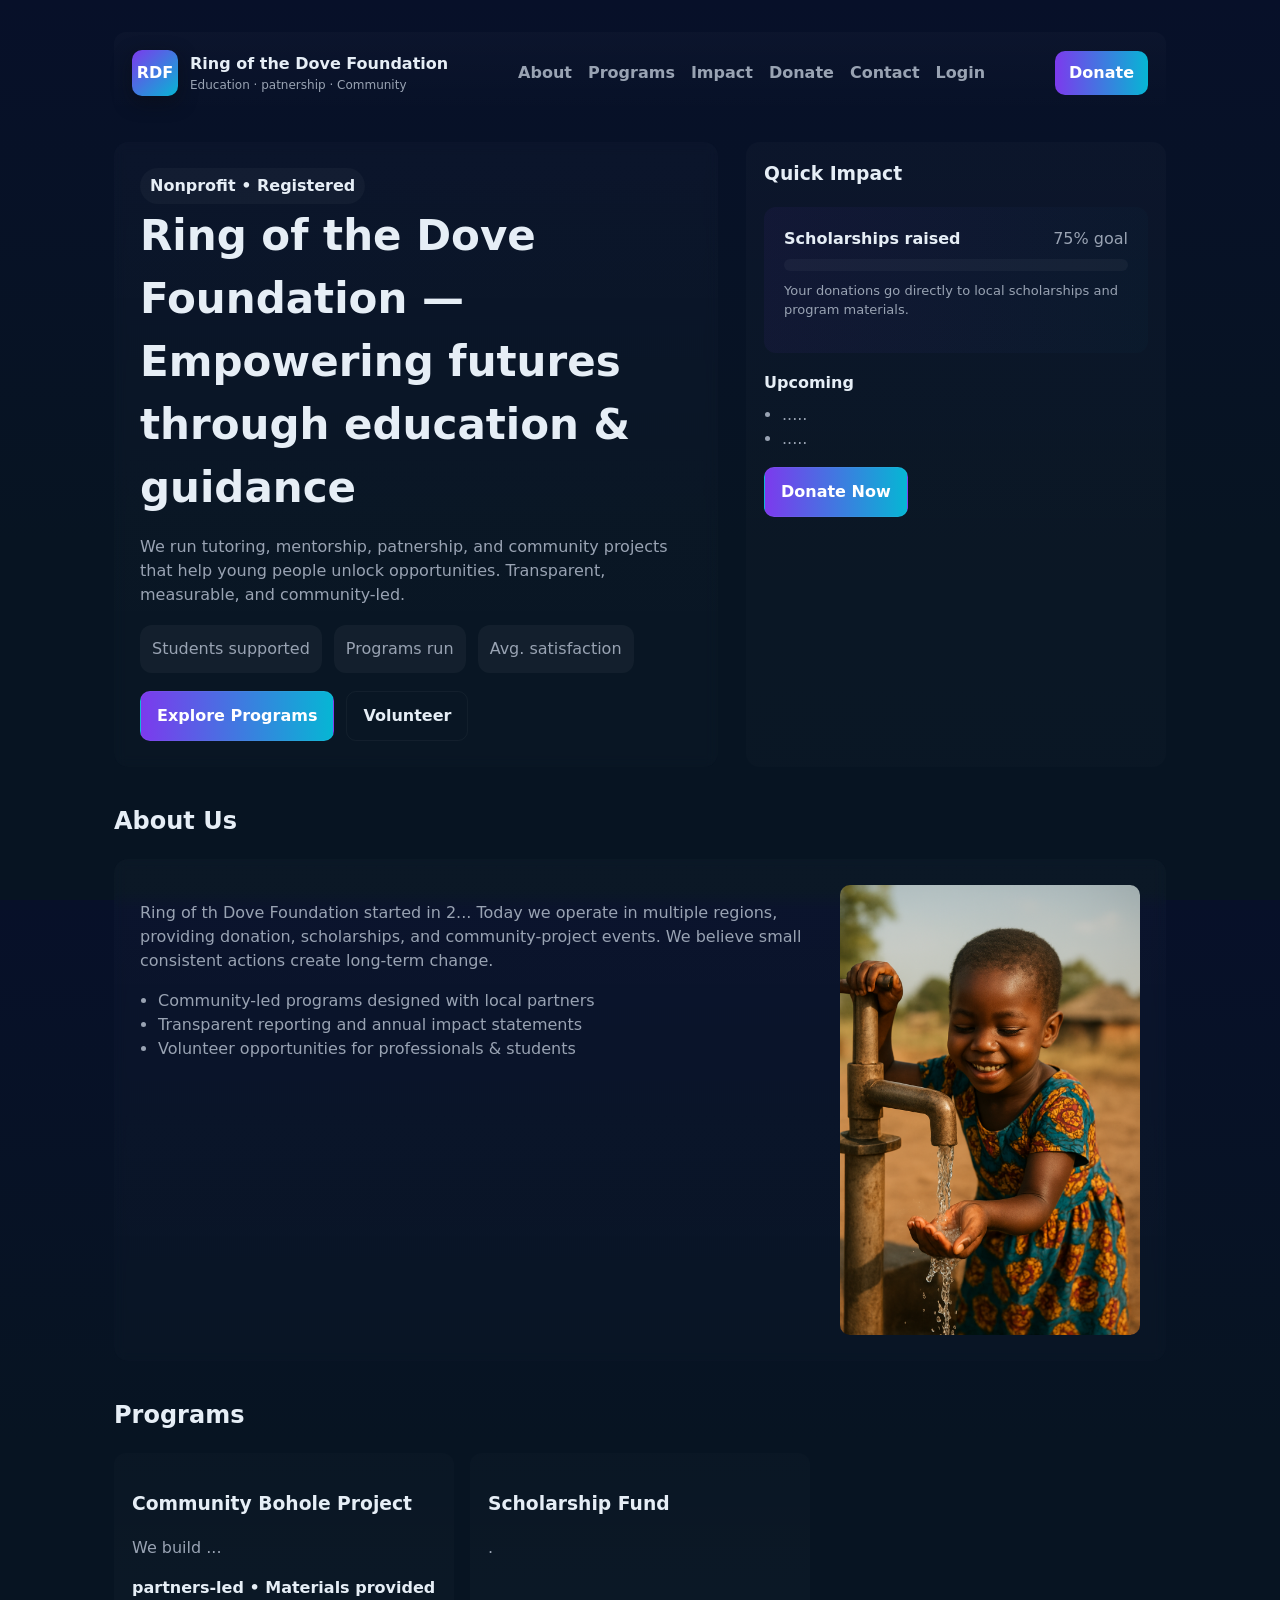
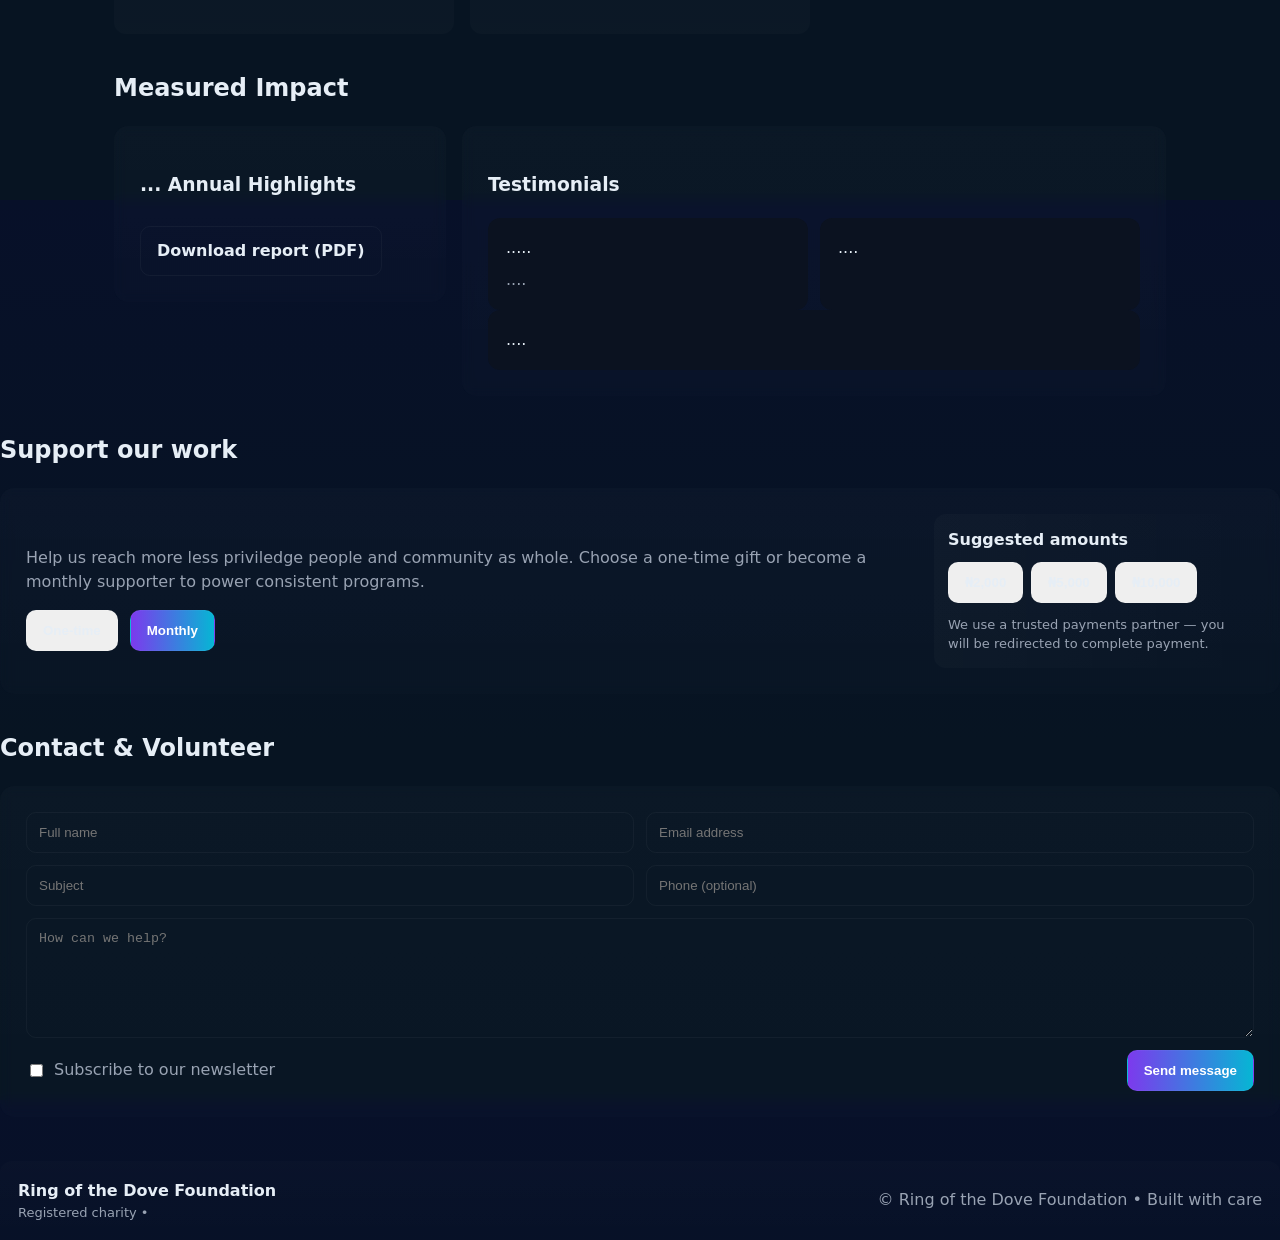
<file: RDF PROJECT/index.html>
<!doctype html>
<html lang="en">
<head>
  <meta charset="utf-8" />
  <meta name="viewport" content="width=device-width,initial-scale=1" />
  <meta http-equiv="refresh" content="30">
  <title>Ring of the Dove Foundation</title>
  <meta name="description" content="Ring of the Dove Foundation_charity and less priviledge" />
  <link rel="" href="">
  <link href="style.css" rel="stylesheet">
  <style>
  </style>
</head>
<body>
  <div class="wrap">
    <header>
      <div class="brand">
        <div class="logo">RDF</div>
        <div>
          <div style="font-weight:800">Ring of the Dove Foundation</div>
          <div class="muted" style="font-size:12px">Education · patnership · Community</div>
        </div>
      </div>
      <nav aria-label="Main navigation">
        <a href="#about">About</a>
        <a href="#programs">Programs</a>
        <a href="#impact">Impact</a>
        <a href="#donate">Donate</a>
        <a href="#contact">Contact</a>
        <a href="login.html">Login</a>
      </nav>
      <button class="hamburger" aria-expanded="false" aria-label="Open menu">☰</button>
      <a class="cta" href="#donate">Donate</a>
    </header>

    <main>
      <section class="hero">
        <div class="hero-card">
          <div class="pill">Nonprofit • Registered</div>
          <h1>Ring of the Dove Foundation — Empowering futures through education & guidance</h1>
          <p class="lead">We run tutoring, mentorship, patnership, and community projects that help young people unlock opportunities. Transparent, measurable, and community-led.</p>
          <div class="grid-stats">
            <div class="stat"><div style="font-size:20px;font-weight:800"><!--1,240--></div><div class="muted">Students supported</div></div>
            <div class="stat"><div style="font-size:20px;font-weight:800"><!--28--></div><div class="muted">Programs run</div></div>
            <div class="stat"><div style="font-size:20px;font-weight:800"><!--4.8--></div><div class="muted">Avg. satisfaction</div></div>
          </div>
          <div class="btn-row">
            <a class="btn primary" href="#programs">Explore Programs</a>
            <a class="btn" href="#contact">Volunteer</a>
          </div>
        </div>

        <aside style="border-radius:var(--radius);padding:18px;background:linear-gradient(180deg, rgba(255,255,255,0.02), rgba(255,255,255,0.01));height:100%">
          <h3 style="margin-top:0">Quick Impact</h3>
          <div class="impact">
            <div class="meter">
              <div style="display:flex;justify-content:space-between;align-items:center;margin-bottom:8px"><strong>Scholarships raised</strong><span class="muted">75% goal</span></div>
              <div class="progress" aria-hidden="true"><span id="prog-scholar" style="width:0%"></span></div>
              <p class="muted" style="margin-top:10px;font-size:13px">Your donations go directly to local scholarships and program materials.</p>
            </div>
          </div>
          <div style="margin-top:18px">
            <div style="font-weight:800">Upcoming</div>
            <ul class="muted" style="padding-left:18px;margin:8px 0">
              <li>.....</li>
              <li>.....</li>
            </ul>
            <a onclick="window.location.href='donate.html'" class="btn primary" style="display:inline-block;margin-top:8px">Donate Now</a>
          </div>
        </aside>
      </section>

      <section id="about" class="section">
        <h2>About Us</h2>
        <div class="hero-card" style="display:flex;gap:18px">
          <div style="flex:1">
            <p class="muted">Ring of th Dove Foundation started in 2... Today we operate in multiple regions, providing donation, scholarships, and community-project events. We believe small consistent actions create long-term change.</p>
            <ul class="muted" style="padding-left:18px">
              <li>Community-led programs designed with local partners</li>
              <li>Transparent reporting and annual impact statements</li>
              <li>Volunteer opportunities for professionals & students</li>
            </ul>
          </div>
          <div style="width:300px">
            <img src="afri.png" alt="community projects" style="width:100%;border-radius:10px;display:block"/>
          </div>
        </div>
      </section>

      <section id="programs" class="section">
        <h2>Programs</h2>
        <div class="cards">
          <div class="program">
            <h3>Community Bohole Project</h3>
            <p class="muted">We build ...</p>
            <p style="font-weight:800;margin-top:8px">partners-led • Materials provided</p>
          </div>
          <div class="program">
            <h3>Scholarship Fund</h3>
            <p class="muted"><!--Need-based scholarships to support secondary and tertiary education costs-->.</p>
            <p style="font-weight:800;margin-top:8px"><!--Application open yearly--></p>
          </div>
          <!-- 
          <div class="program">
            <h3>Career Mentorship</h3>
            <p class="muted">One-on-one mentorship, CV workshops, and interview practice to connect youth with pathways.</p>
            <p style="font-weight:800;margin-top:8px">Remote & in-person options</p>
          </div>
          -->
        </div>
      </section>

      <section id="impact" class="section">
        <h2>Measured Impact</h2>
        <div style="display:grid;grid-template-columns:1fr 1fr;gap:16px;align-items:start">
          <div class="hero-card">
            <h3><!--2024--> ... Annual Highlights</h3>
            <!--
            <ul class="muted">
              <li>1,240 students reached</li>
              <li>320 scholarships awarded</li>
              <li>85% of participants improved grades</li>
            </ul>
            -->
            <a class="btn" href="#" style="margin-top:8px;display:inline-block">Download report (PDF)</a>
          </div>
          <div class="hero-card">
            <h3>Testimonials</h3>
            <div class="testimonials" id="testi-wrap">
              <div class="testimonial">
                .....<!--"BrightPath tutors helped me pass my exams — I got into college."--> 
                <div class="muted" style="margin-top:8px">.... <!--Aisha, mentee--></div>
              </div>
              <div class="testimonial"><!--"Volunteering gave me new purpose. I built mentoring skills."... <div class="muted" style="margin-top:8px">— Daniel, volunteer-->....</div></div>
              <div class="testimonial"><!--"Scholarship covered tuition — life-changing." <div class="muted" style="margin-top:8px">Fatima, scholar-->....</div></div>
            </div>
          </div>
        </div>
      </section>

      <section id="donate" class="section">
        <h2>Support our work</h2>
        <div class="hero-card" style="display:flex;gap:18px;align-items:center">
          <div style="flex:1">
            <p class="muted">Help us reach more less priviledge people and community as whole. Choose a one-time gift or become a monthly supporter to power consistent programs.</p>
            <div style="display:flex;gap:12px;margin-top:10px">
              <button class="btn" onclick="openDonate('one')">One-time</button>
              <button class="btn primary" onclick="openDonate('monthly')">Monthly</button>
            </div>
          </div>
          <div style="width:320px">
            <div style="padding:14px;border-radius:12px;background:linear-gradient(90deg, rgba(255,255,255,0.02), transparent)">
              <div style="font-weight:800">Suggested amounts</div>
              <div style="display:flex;gap:8px;margin-top:10px">
                <button class="btn">₦2,000</button>
                <button class="btn">₦5,000</button>
                <button class="btn">₦10,000</button>
              </div>
              <div style="margin-top:12px;font-size:13px" class="muted">We use a trusted payments partner — you will be redirected to complete payment.</div>
            </div>
          </div>
        </div>
      </section>

      <section id="contact" class="section">
        <h2>Contact & Volunteer</h2>
        <div class="hero-card">
          <form id="contact-form" onsubmit="return submitForm(event)">
            <div class="form">
              <input class="input" id="name" placeholder="Full name" required />
              <input class="input" id="email" type="email" placeholder="Email address" required />
              <input class="input" id="subject" placeholder="Subject" />
              <input class="input" id="phone" placeholder="Phone (optional)" />
              <textarea class="input" id="message" placeholder="How can we help?" required></textarea>
              <div style="grid-column:1/3;display:flex;gap:10px;align-items:center">
                <label style="display:flex;gap:8px;align-items:center"><input type="checkbox" id="subscribe"> <span class="muted">Subscribe to our newsletter</span></label>
                <button type="submit" class="btn primary" style="margin-left:auto">Send message</button>
              </div>
            </div>
          </form>
        </div>
      </section>

    </main>

    <footer>
      <div>
        <div style="font-weight:800">Ring of the Dove Foundation</div>
        <div class="muted" style="font-size:13px">Registered charity •</div>
      </div>
      <div class="muted">© Ring of the Dove Foundation • Built with care</div>
    </footer>
  </div>
<!-- 
  <script>
    // Mobile nav toggle
    const ham = document.querySelector('.hamburger');
    const nav = document.querySelector('nav');
    ham && ham.addEventListener('click', ()=>{
      const open = ham.getAttribute('aria-expanded') === 'true';
      ham.setAttribute('aria-expanded', String(!open));
      if(!open){
        nav.style.display = 'flex';
        nav.style.position = 'absolute';
        nav.style.right = '24px';
        nav.style.top = '76px';
        nav.style.flexDirection = 'column';
        nav.style.background = 'var(--card)';
        nav.style.padding = '12px';
      } else {
        nav.style.display = '';
        nav.style.position = '';
      }
    });

    // Progress fill (animated on load)
    window.addEventListener('load', ()=>{
      document.getElementById('prog-scholar').style.width = '75%';

      // simple testimonial carousel
      const wrap = document.getElementById('testi-wrap');
      if(wrap){
        let pos = 0;
        setInterval(()=>{
          pos = (pos + 1) % wrap.children.length;
          wrap.style.transform = `translateX(-${pos * 336}px)`;
          wrap.style.transition = 'transform 600ms ease';
        },4000);
      }
    });

    // contact form handler (front-end only)
    function submitForm(e){
      e.preventDefault();
      const name = document.getElementById('name').value.trim();
      const email = document.getElementById('email').value.trim();
      const message = document.getElementById('message').value.trim();
      if(!name || !email || !message){
        alert('Please complete required fields.');
        return false;
      }
      // Here you would send data to your backend. This demo just shows success.
      alert('Thanks, ' + name + '! Your message has been received. We\'ll get back to you soon.');
      document.getElementById('contact-form').reset();
      return false;
    }

    // Donate modal stub
    function openDonate(type){
      alert('Donate flow: you selected "' + type + '". Integrate your payment processor (e.g., Paystack, Flutterwave, Stripe) server-side.');
    }

    // Smooth scroll for internal links
    document.querySelectorAll('a[href^="#"]').forEach(a=>{
      a.addEventListener('click', (e)=>{
        const href = a.getAttribute('href');
        if(href.length>1){
          e.preventDefault();
          document.querySelector(href).scrollIntoView({behavior:'smooth',block:'start'});
        }
      });
    });
  </script>
  -->
</body>
</html>
</file>
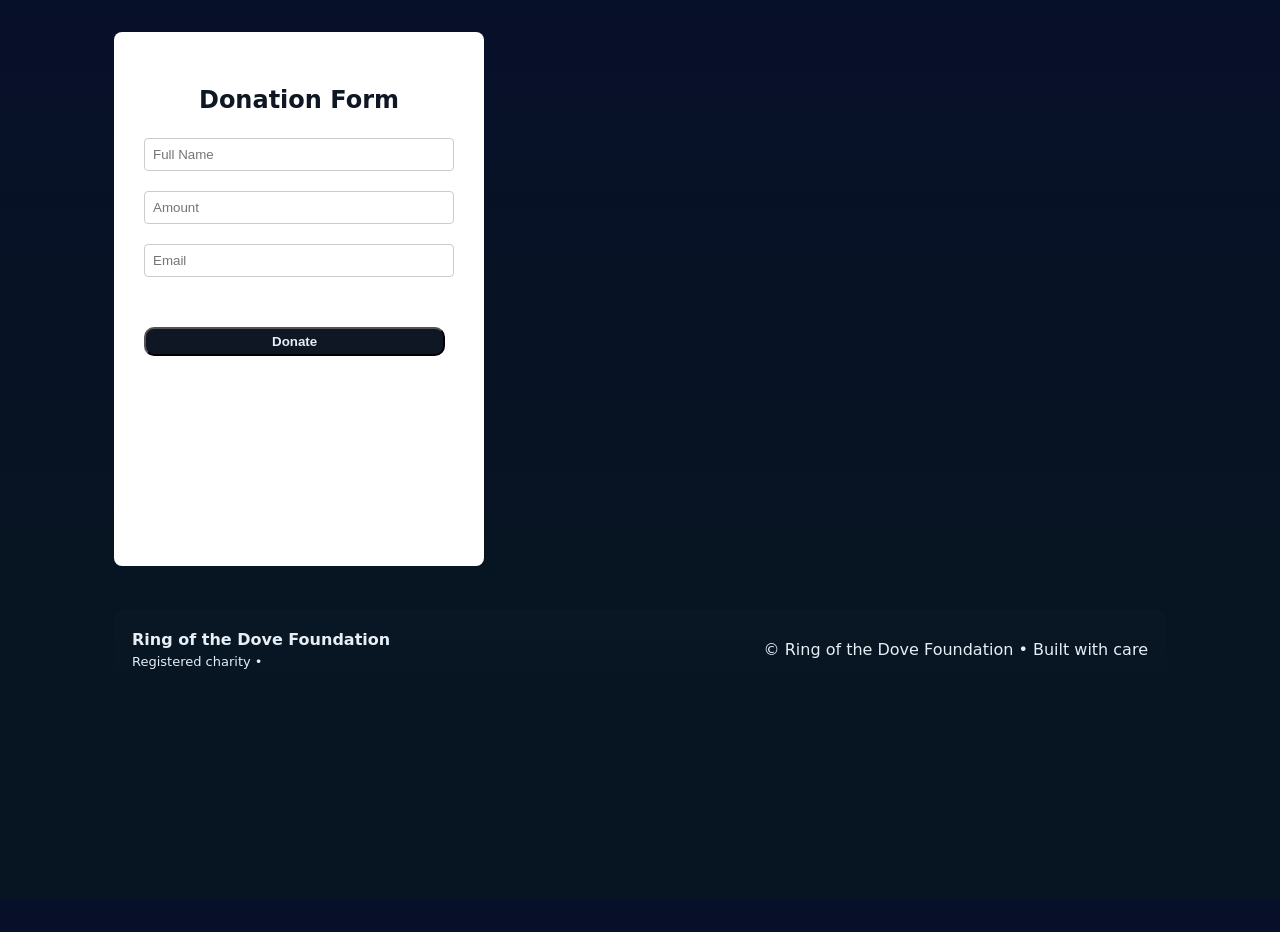
<file: RDF PROJECT/donate.html>
<!DOCTYPE html>
<html lang="en">
<head>
    <meta charset="UTF-8">
    <meta name="viewport" content="width=device-width, initial-scale=1.0">
    <meta http-equiv="refresh" content="10">
    <meta name="description" content="HTML, CSS, JS">
   <link rel="stylesheet" href="style2.css">
    <title>Donate</title>
</head>
<body>
<div class="wrap">
 <div class="container">  
    <div class="form-box">
        <form action="#" method="post">
            <h2>Donation Form</h2>
            <input type="text" name="fname" placeholder="Full Name" required/>
            <input type="number" name="amount" placeholder="Amount" required/>
            <input type="email" name="email" id="email" placeholder="Email"required/>
            <button type="submit" style="padding: 5px 126px; text-align: center;">Donate</button>
             <div class="chk">
                
        </form>
    </div>
 </div> 
    <footer>
      <div class="ftr">
        <div style="font-weight:800">Ring of the Dove Foundation</div>
        <div class="muted" style="font-size:13px">Registered charity •</div>
      </div>
      <div class="muted">© Ring of the Dove Foundation • Built with care</div>
    </footer>
</div>

</body>
</html>
</file>
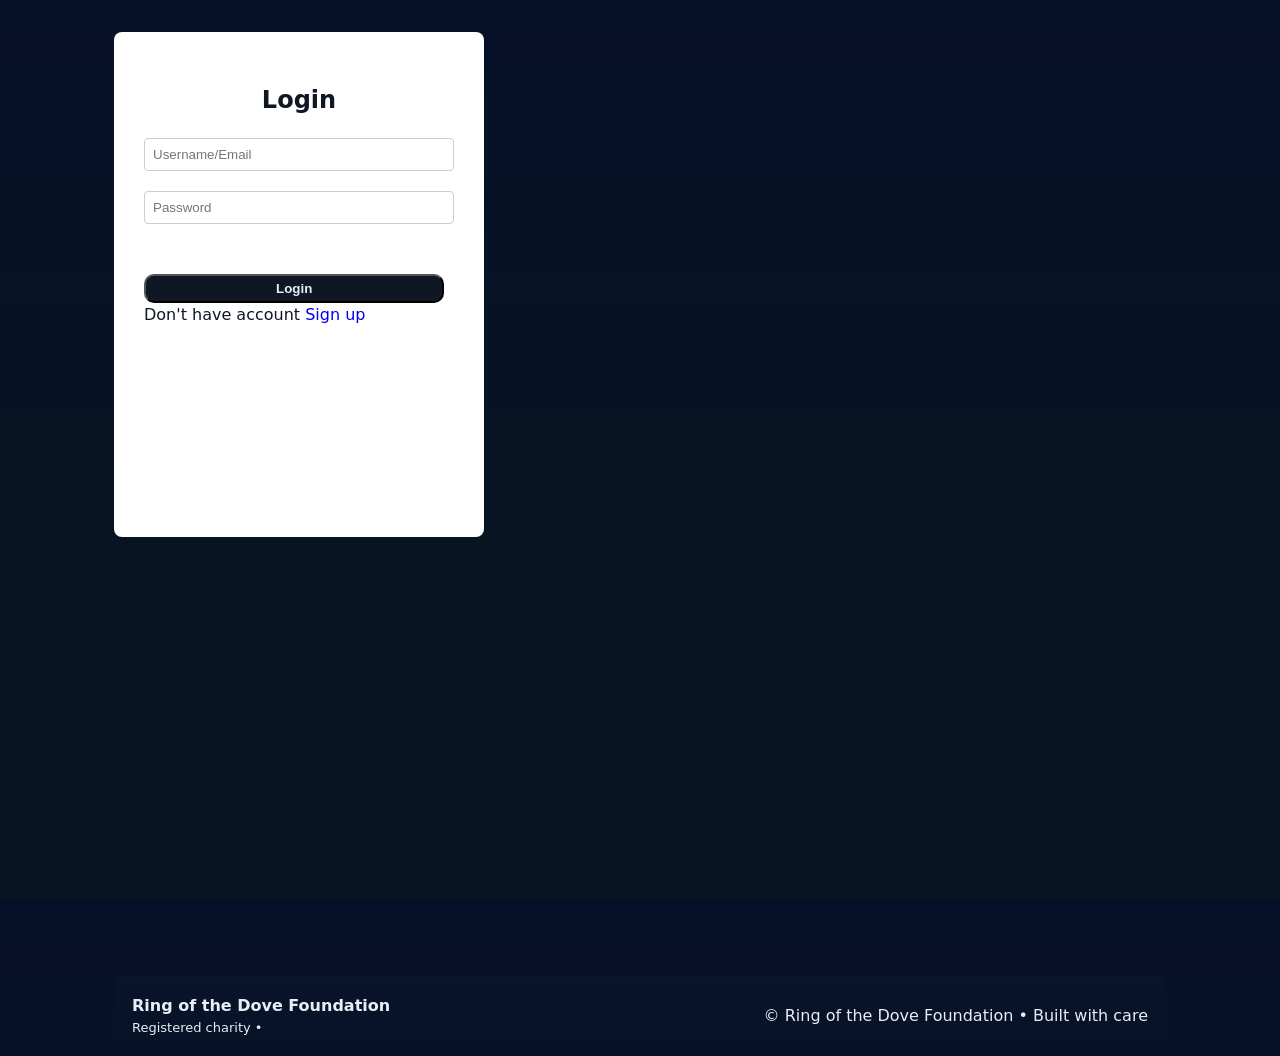
<file: RDF PROJECT/login.html>
<!DOCTYPE html>
<html lang="en">
<head>
    <meta charset="UTF-8">
    <meta name="viewport" content="width=device-width, initial-scale=1.0">
    <meta http-equiv="refresh" content="10">
    <meta name="description" content="HTML, CSS, JS">
   <link rel="stylesheet" href="style2.css">
    <title>RDF-LOGIN</title>
</head>
<body>
<div class="wrap">
 <div class="container">  
    <div class="form-box">
        <form action="">
            <h2>Login</h2>
            <input type="text/email" placeholder="Username/Email" required>
            <input type="password" placeholder="Password" required>
            <!--<div class="radio">
                <input type="radio" name="radio" id="">Remember me          
            </div>-->
                        <button>Login</button>
             <div class="chk">
            <p>Don't have account<a href="signup.html"> Sign up</a></p>
           </div>

        </form>
    </div>
 </div> 
     <footer>
      <div>
        <div style="font-weight:800">Ring of the Dove Foundation</div>
        <div class="muted" style="font-size:13px">Registered charity •</div>
      </div>
      <div class="muted">© Ring of the Dove Foundation • Built with care</div>
    </footer>
</div>
</body>
</html>
</file>
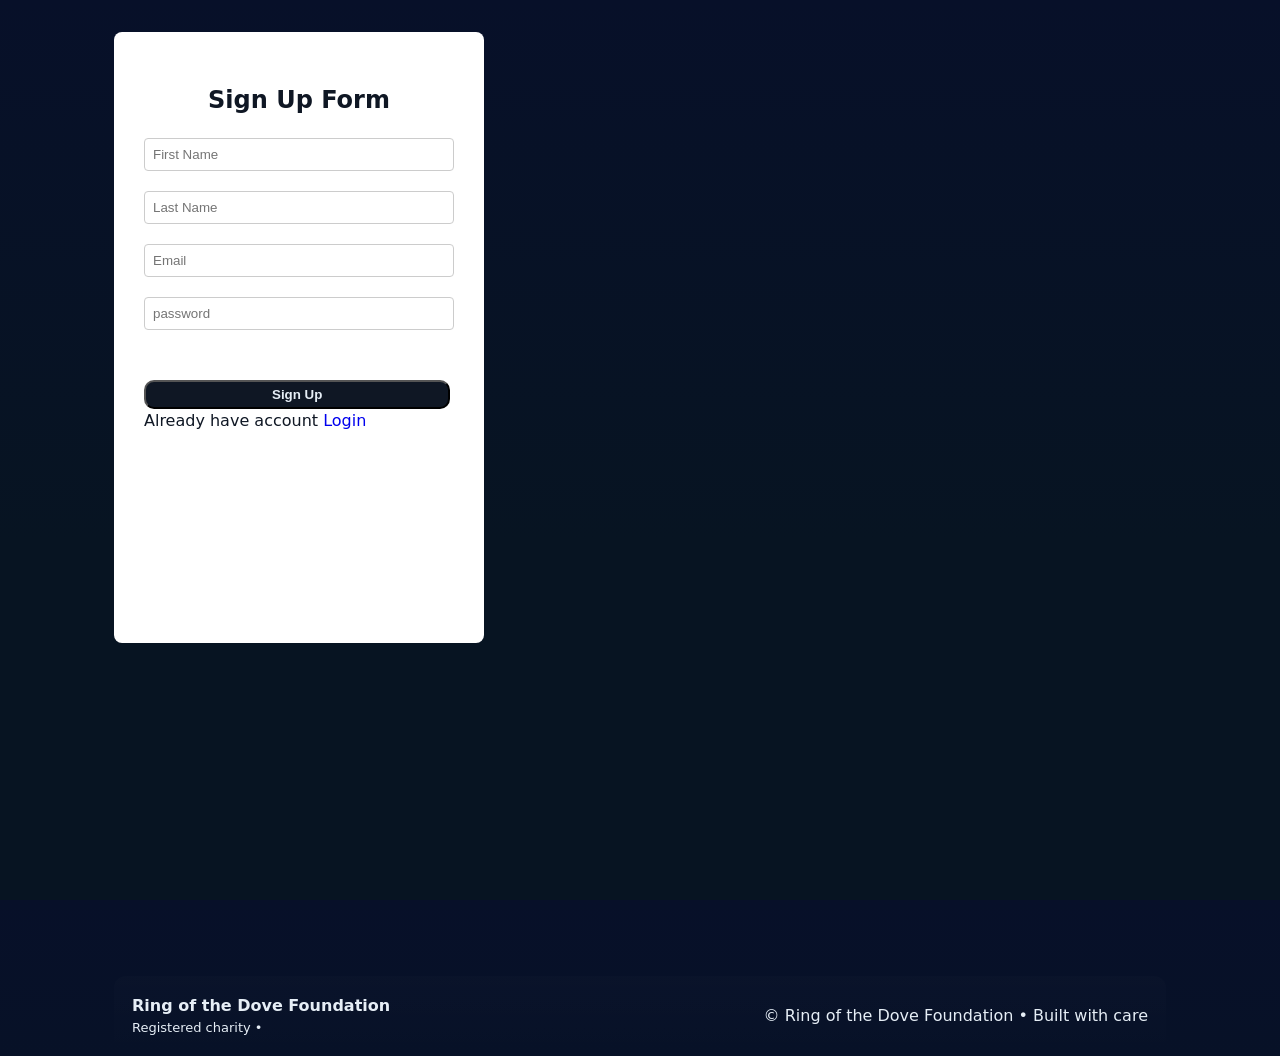
<file: RDF PROJECT/signup.html>
<!DOCTYPE html>
<html lang="en">
<head>
    <meta charset="UTF-8">
    <meta name="viewport" content="width=device-width, initial-scale=1.0">
    <meta http-equiv="refresh" content="10">
    <meta name="description" content="HTML, CSS, JS">
   <link rel="stylesheet" href="style2.css">
    <title>RDF-LOGIN</title>
</head>
<body>
<div class="wrap">
 <div class="container">  
    <div class="form-box">
        <form action="">
            <h2>Sign Up Form</h2>
            <input type="text" name="fname" placeholder="First Name" required/>
            <input type="text" name="lname" placeholder="Last Name" required/>
            <input type="email" name="email" id="email" placeholder="Email"required/>
            <input type="password" name="Password" placeholder="password" required/>
            <button style="padding: 5px 126px; text-align: center;">Sign Up</button>
             <div class="chk">
            <p>Already have account<a href="login.html"> Login</a></p>
           </div>

        </form>
    </div>
 </div> 
    <footer>
      <div>
        <div style="font-weight:800">Ring of the Dove Foundation</div>
        <div class="muted" style="font-size:13px">Registered charity •</div>
      </div>
      <div class="muted">© Ring of the Dove Foundation • Built with care</div>
    </footer>
</div>

</body>
</html>
</file>
<file: RDF PROJECT/style.css>
:root{
      --bg:#0f1724;
      --card:#0b1220;
      --muted:#99a3b3;
      --accent1:#7c3aed;
      --accent2:#06b6d4;
      --glass: rgba(255,255,255,0.04);
      --radius:14px;
      --max-width:1100px;
      --container-padding:24px;
    }
    *{
        box-sizing:border-box
    }
    html,body{
        height:100%
    }
    body{
      margin:0;
      font-family:Inter,system-ui,-apple-system,"Segoe UI",Roboto,"Helvetica Neue",Arial;
      background: linear-gradient(180deg, #071029 0%, #071422 60%);
      color: #e6eef6;
      -webkit-font-smoothing:antialiased;
      -moz-osx-font-smoothing:grayscale;
      line-height:1.5;
    }
    .wrap{
        max-width:var(--max-width);
        margin:32px auto;
        padding:0 var(--container-padding)
    }

    /* NAV */
    header{
        display:flex;
        align-items:center;
        justify-content:space-between;
        gap:12px;
        padding:18px;
        border-radius:12px;
        background:linear-gradient(180deg, rgba(255,255,255,0.02), transparent)
    }
    .brand{
        display:flex;
        align-items:center;
        gap:12px
    }
    .logo{
        width:46px;
        height:46px;
        border-radius:10px;
        background:linear-gradient(135deg,var(--accent1),var(--accent2));
        display:flex;
        align-items:center;
        justify-content:center;
        font-weight:800;
        color:white;
        box-shadow:0 6px 18px rgba(12,14,20,0.6)
    }
    nav{
        display:flex;
        gap:16px;
        align-items:center
    }
    nav a{
        color:var(--muted);
        text-decoration:none;
        font-weight:600
    }
    nav a:hover{
        color:var(--accent2)
    }
    .cta{
        background:linear-gradient(90deg,var(--accent1),var(--accent2));
        padding:10px 14px;
        border-radius:10px;
        color:white;
        text-decoration:none;
        font-weight:700
    }

    .hamburger{
        display:none;
        border:none;
        background:none;
        color:var(--muted)
    }

    /* HERO */
    .hero{
        display:grid;
        grid-template-columns:1fr 420px;
        gap:28px;
        align-items:center;
        margin-top:28px
    }
    .hero-card{
        background:linear-gradient(180deg, rgba(255,255,255,0.02), rgba(255,255,255,0.01));
        padding:26px;
        border-radius:var(--radius);
        backdrop-filter: blur(6px)
    }
    h1{
        font-size:clamp(28px,4vw,42px);
        margin:0 0 8px
    }
    .lead{
        color:var(--muted);
        margin-bottom:18px
    }
    .grid-stats{
        display:flex;
        gap:12px;
        margin:18px 0
    }
    .stat{
        background:var(--glass);
        padding:12px;
        border-radius:12px;
        min-width:90px;
        text-align:center
    }

    .btn-row{
        display:flex;
        gap:12px
    }
    .btn{
        padding:12px 16px;
        border-radius:10px;
        border:1px solid rgba(255,255,255,0.04);
        text-decoration:none;
        color:inherit;
        font-weight:700
    }
    .btn.primary{
        background:linear-gradient(90deg,var(--accent1),var(--accent2));
        color:white
    }

    /* Programs */
    .section{
        margin-top:36px
    }
    .cards{
        display:grid;
        grid-template-columns:repeat(3,1fr);
        gap:16px
    }
    .program{
        background:linear-gradient(180deg, rgba(255,255,255,0.01), rgba(255,255,255,0.02));
        padding:18px;
        border-radius:12px
    }

    /* impact */
    .impact{
        display:flex;
        gap:18px;
        align-items:center;
    }
    .meter{
        flex:1;
        padding:20px;
        border-radius:12px;
        background:linear-gradient(90deg, rgba(124,58,237,0.06), rgba(6,182,212,0.02))
    }
    .progress{
        height:12px;
        background:rgba(255,255,255,0.04);
        border-radius:999px;
        overflow:hidden
    }
    .progress > span{
        display:block;
        height:100%;
        background:linear-gradient(90deg,var(--accent1),var(--accent2));
        width:0;transition:width 1s ease;
    }

    /* testimonials */
    .testimonials{
        display:flex;
        gap:12px;
        overflow:hidden
    }

    .testimonial{
        min-width:320px;
        background:var(--card);
        padding:18px;
        border-radius:12px
    }

    /* donate/contact */
    .form{
        display:grid;
        grid-template-columns:1fr 1fr;
        gap:12px
    }
    .input{
        padding:12px; border-radius:10px;
        border:1px solid rgba(255,255,255,0.04);
        background:transparent;
        color:inherit
    }
    textarea.input{
        grid-column:1/3;
        height:120px
    }

    footer{
        margin-top:44px;
        padding:18px;
        border-radius:12px;
        background:linear-gradient(180deg, rgba(255,255,255,0.01), transparent);
        display:flex;
        justify-content:space-between;
        align-items:center;
    }

    /* responsive */
    @media(max-width:980px){
      .hero{grid-template-columns:1fr}
      .cards{grid-template-columns:repeat(2,1fr)}
      nav{display:none}
      .hamburger{display:block}
    }
    @media(max-width:640px){
      .cards{grid-template-columns:1fr}
      .form{grid-template-columns:1fr}
      textarea.input{grid-column:1}
    }

    /* little details */
    .muted{color:var(--muted)}
    .pill{
        display:inline-block;
        padding:6px 10px;
        border-radius:999px;
        background:rgba(255,255,255,0.03);
        font-weight:700
    }

/*body{
    
}
.main{
    background-color: #34a525;
    opacity: o.5;
    padding-top: 0px;

}
.main .nav{
    padding: 2px 5px;
    display: flex;
}
.main .nav h3{
    color: #fff;
    margin-left: 0px;

}
.main .nav ul{
    display: flex;
    

}
.main .nav li{
    text-decoration: none;
    list-style-type: none;
}
.main .nav ul li a{
    text-decoration: none;
    color: #fff;
    padding-left: 40px;
    float: right;
    font-size:16px;
    padding-top: 5px;
    text-align: center;

}
.main .nav ul li a:hover{
    color: #000fff;
    

}
.main .nav .logo{
    float: left;
    text-decoration: none;
    color: #fff;
    padding-left: 1%;

}

.intro{

}
.intro_img{
    background-image: url("bohole2.jfif");
    background-repeat: no-repeat;
    background-size:cover;
    padding-bottom: 100px;
    
}
</file>
<file: RDF PROJECT/style2.css>
:root{
      --bg:#0f1724;
      --card:#0b1220;
      --muted:#99a3b3;
      --accent1:#7c3aed;
      --accent2:#06b6d4;
      --glass: rgba(255,255,255,0.04);
      --radius:14px;
      --max-width:1100px;
      --container-padding:24px;
    }
    *{
        box-sizing:border-box
    }
html,body{
        height:100%
    }
    body{
      margin:0;
      font-family:Inter,system-ui,-apple-system,"Segoe UI",Roboto,"Helvetica Neue",Arial;
      background: linear-gradient(180deg, #071029 0%, #071422 60%);
      color: #e6eef6;
      font-size: medium;
      -webkit-font-smoothing:antialiased;
      -moz-osx-font-smoothing:grayscale;
      line-height:1.5;
    }
    .wrap{
        max-width:var(--max-width);
        margin:32px auto;
        padding:0 var(--container-padding)
    }
     .container{
       width: 100%;
       height: 100vh;
       display: block;
       justify-content: center;
       align-items: center;
    }

     .form-box{
        background: #fff;
        padding: 30px;
        padding-bottom: 180px;
        border-radius: 8px;
        box-shadow: 0 0 10xp  rgba(0,0,0,0.1);
        width: 370px;
    }
    h2{
        color: var(--bg);
        text-align: center;
        margin-bottom: 20px;
    }
    form lebel{
        display: block;
        margin-bottom: 5px;
        font-size: 14px;
    
    }
    form input{
        width: 100%;
        padding: 8px;
        margin-bottom: 20px;
        border: 1px solid #ccc;
        border-radius: 4px;
        transition: 0.3s ease;
    
}
    form input:focus{
        border-color: linear-gradient(180deg, var(--accent1),var(--accent2));
        box-shadow: 0 0 5px var(--accent2);
        transform: scale(1.02);
        background: transparent;
    }
    

    
.chk{
    display: flex;
    /*justify-content: center;*/
    align-items: center;
    margin: 0;
    gap: inherit;
    padding-bottom: 30px;
}
.chk p{
    color: var(--bg);
    margin: 0%;
}
    .chk a{
        text-decoration: none;
    }
    .chk a:hover{
        color: var(--bg);
        margin: 5px;
        border-radius: 5px;
    }

    button{
        padding:5px 130px;
        margin-top: 30px;
        border-radius:10px;
        color: var(--bg);
        text-decoration:none;
        color:inherit;
        font-weight:700;
        background:var(--bg);     
        text-align: center;
    }
    
    button:hover{
        background: linear-gradient(60deg, var(--accent1), var(--accent2));
    }

 /* footer */
 .ftr{
    display: block;
 }
 footer{
        margin-top:44px;
        padding:18px;
        border-radius:12px;
        background:linear-gradient(180deg, rgba(255,255,255,0.01), transparent);
        display:flex;
        justify-content:space-between;
        align-items:center;
    }
</file>
